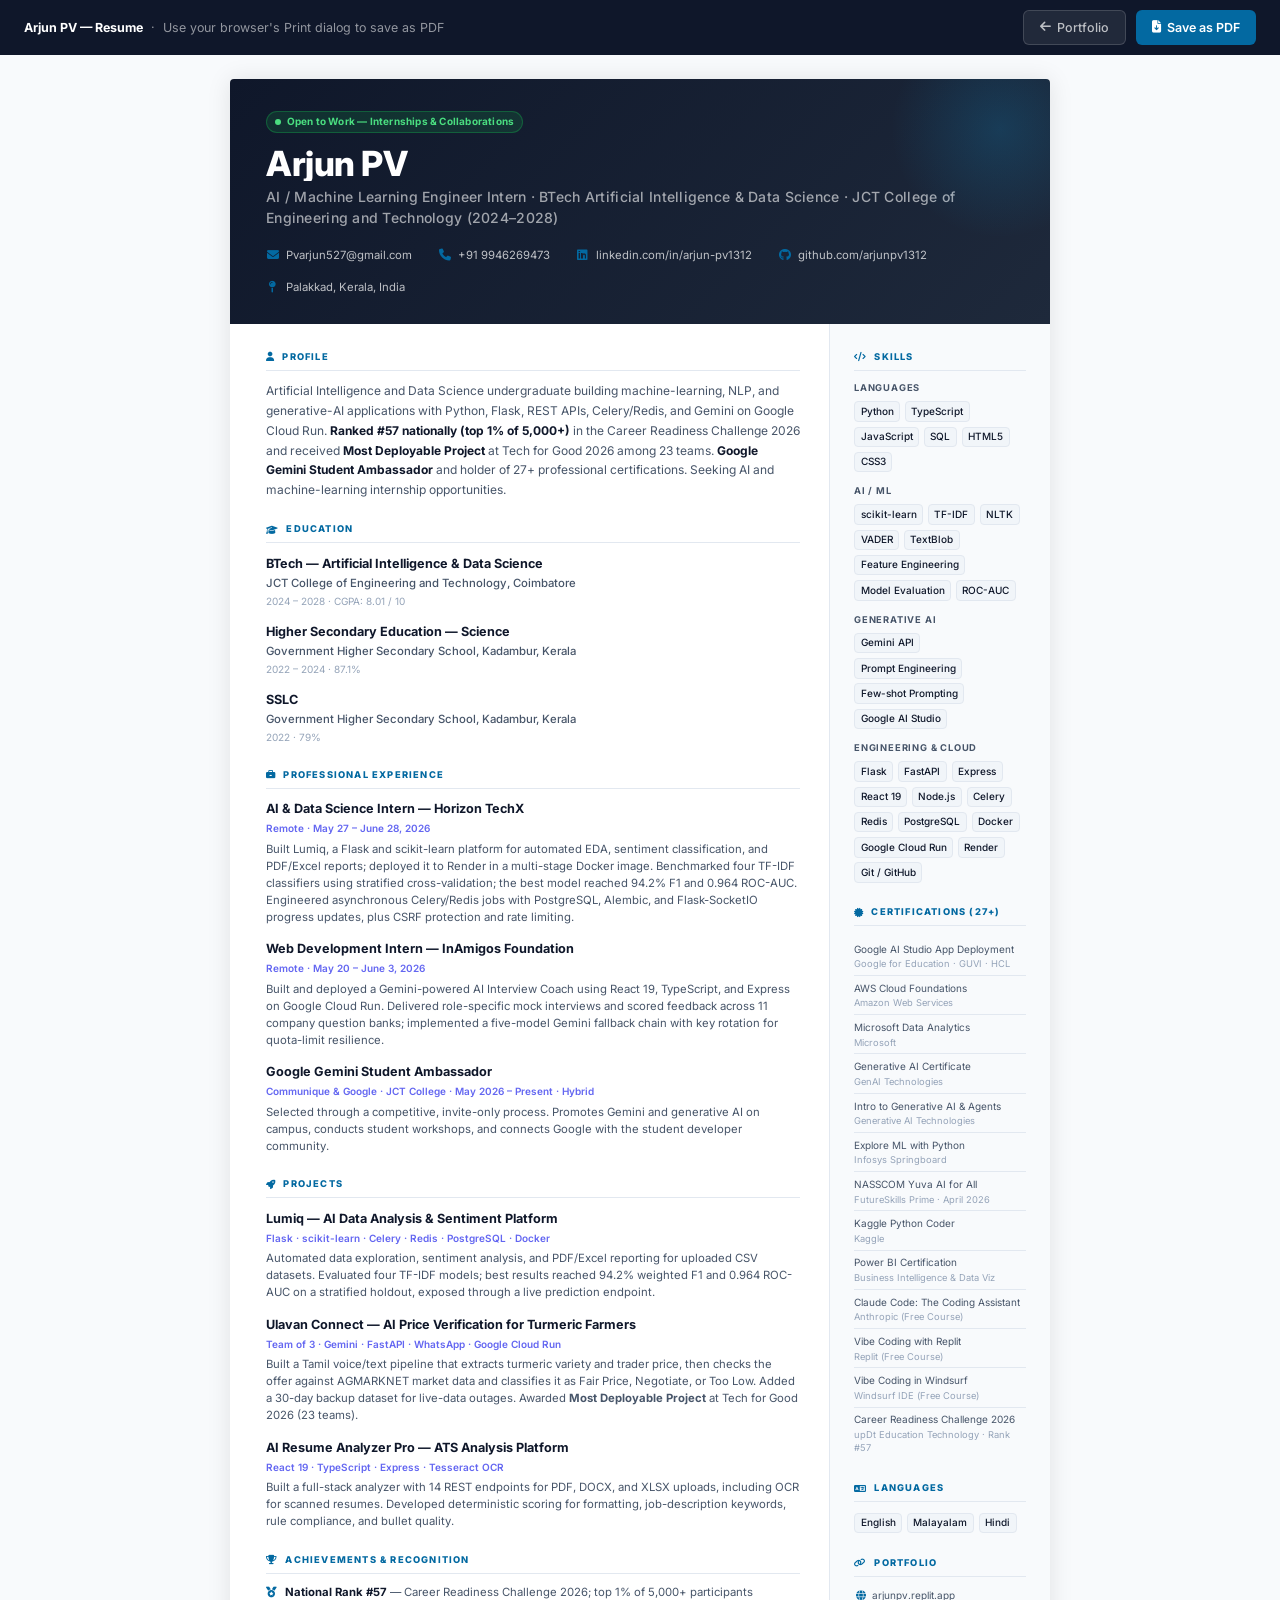
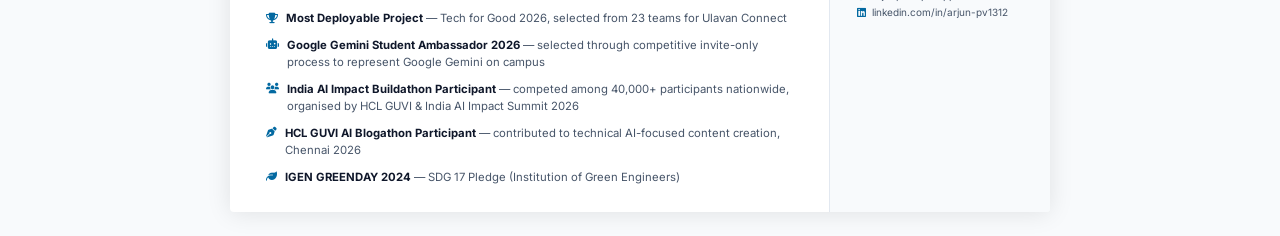
<file: templates/resume.html>
<!DOCTYPE html>
<html lang="en">
<head>
    <meta charset="UTF-8">
    <meta name="viewport" content="width=device-width, initial-scale=1.0">
    <title>Arjun PV — Resume</title>
    <meta name="robots" content="noindex">
    <link rel="icon" href="data:image/svg+xml,<svg xmlns='http://www.w3.org/2000/svg' viewBox='0 0 100 100'><defs><linearGradient id='g' x1='0' y1='0' x2='1' y2='1'><stop offset='0' stop-color='%2300d4ff'/><stop offset='1' stop-color='%238b5cf6'/></linearGradient></defs><rect width='100' height='100' rx='22' fill='%23080b14'/><text x='50' y='68' font-size='52' font-family='Arial Black,sans-serif' font-weight='900' fill='url(%23g)' text-anchor='middle'>A</text></svg>">
    <link rel="preconnect" href="https://fonts.googleapis.com">
    <link href="https://fonts.googleapis.com/css2?family=Inter:wght@300;400;500;600;700;800&display=swap" rel="stylesheet">
    <link rel="stylesheet" href="https://cdnjs.cloudflare.com/ajax/libs/font-awesome/6.4.0/css/all.min.css">
    <style>
        /* ── Reset ── */
        *, *::before, *::after { box-sizing: border-box; margin: 0; padding: 0; }

        :root {
            --ink:    #0f172a;
            --muted:  #475569;
            --light:  #94a3b8;
            --rule:   #e2e8f0;
            --accent: #0369a1; /* was #0ea5e9 — lifted to 5.93:1 AA on white */
            --accent2:#6366f1;
            --green:  #16a34a;
            --page-w: 820px;
        }

        body {
            font-family: 'Inter', sans-serif;
            font-size: 9.5pt;
            line-height: 1.55;
            color: var(--ink);
            background: #f8fafc;
        }

        /* ── Print button (screen only) ── */
        .print-bar {
            background: var(--ink);
            color: #fff;
            padding: 0.65rem 1.5rem;
            display: flex;
            align-items: center;
            justify-content: space-between;
            gap: 1rem;
            position: sticky;
            top: 0;
            z-index: 100;
        }
        .print-bar-left {
            font-size: 0.78rem;
            color: rgba(255,255,255,0.55);
        }
        .print-bar-left strong { color: #fff; }
        .print-bar-actions { display: flex; gap: 0.6rem; }
        .btn-print {
            background: var(--accent);
            color: #fff;
            border: none;
            border-radius: 6px;
            padding: 0.4rem 1rem;
            font-size: 0.78rem;
            font-weight: 600;
            cursor: pointer;
            display: flex;
            align-items: center;
            gap: 0.4rem;
            font-family: 'Inter', sans-serif;
            transition: opacity 0.2s;
        }
        .btn-print:hover { opacity: 0.85; }
        .btn-back {
            background: rgba(255,255,255,0.08);
            color: rgba(255,255,255,0.7);
            border: 1px solid rgba(255,255,255,0.15);
            border-radius: 6px;
            padding: 0.4rem 1rem;
            font-size: 0.78rem;
            font-weight: 500;
            cursor: pointer;
            text-decoration: none;
            display: flex;
            align-items: center;
            gap: 0.4rem;
            font-family: 'Inter', sans-serif;
        }
        .btn-back:hover { background: rgba(255,255,255,0.14); color: #fff; }

        /* ── Page ── */
        .page {
            max-width: var(--page-w);
            margin: 1.5rem auto;
            background: #fff;
            box-shadow: 0 1px 24px rgba(0,0,0,0.10);
            border-radius: 4px;
            overflow: hidden;
        }

        /* ── Header ── */
        .resume-header {
            background: linear-gradient(135deg, var(--ink) 0%, #1e293b 100%);
            color: #fff;
            padding: 2rem 2.25rem 1.75rem;
            position: relative;
            overflow: hidden;
        }
        .resume-header::before {
            content: '';
            position: absolute;
            top: -60px; right: -60px;
            width: 220px; height: 220px;
            border-radius: 50%;
            background: radial-gradient(circle, rgba(14,165,233,0.18) 0%, transparent 70%);
        }
        .header-name {
            font-size: 26pt;
            font-weight: 800;
            letter-spacing: -0.5px;
            line-height: 1;
            margin-bottom: 0.3rem;
            background: linear-gradient(90deg, #fff 60%, #7dd3fc);
            -webkit-background-clip: text;
            -webkit-text-fill-color: transparent;
            background-clip: text;
        }
        .header-title {
            font-size: 10.5pt;
            font-weight: 500;
            color: rgba(255,255,255,0.6);
            margin-bottom: 1.1rem;
            letter-spacing: 0.02em;
        }
        .header-contacts {
            display: flex;
            flex-wrap: wrap;
            gap: 0.9rem 1.6rem;
        }
        .header-contact-item {
            display: flex;
            align-items: center;
            gap: 0.4rem;
            font-size: 8.5pt;
            color: rgba(255,255,255,0.72);
            text-decoration: none;
        }
        .header-contact-item i {
            font-size: 9pt;
            color: var(--accent);
            width: 14px;
            text-align: center;
        }
        .header-contact-item:hover { color: #fff; }
        .otw-pill {
            display: inline-flex;
            align-items: center;
            gap: 0.35rem;
            background: rgba(22,163,74,0.18);
            border: 1px solid rgba(22,163,74,0.4);
            border-radius: 20px;
            padding: 0.2em 0.8em;
            font-size: 7.5pt;
            font-weight: 700;
            color: #4ade80;
            margin-bottom: 0.85rem;
            letter-spacing: 0.02em;
        }
        .otw-dot-small {
            width: 6px; height: 6px;
            border-radius: 50%;
            background: #4ade80;
            display: inline-block;
        }

        /* ── Body layout ── */
        .resume-body {
            display: grid;
            grid-template-columns: 1fr 220px;
            gap: 0;
        }

        /* ── Main column ── */
        .col-main {
            padding: 1.6rem 1.8rem 1.6rem 2.25rem;
            border-right: 1px solid var(--rule);
        }

        /* ── Sidebar ── */
        .col-side {
            padding: 1.6rem 1.5rem;
            background: #f8fafc;
        }

        /* ── Section ── */
        .section { margin-bottom: 1.4rem; }
        .section:last-child { margin-bottom: 0; }

        .section-title {
            font-size: 7pt;
            font-weight: 800;
            text-transform: uppercase;
            letter-spacing: 1.2px;
            color: var(--accent);
            margin-bottom: 0.65rem;
            padding-bottom: 0.35rem;
            border-bottom: 1.5px solid var(--rule);
            display: flex;
            align-items: center;
            gap: 0.45rem;
        }

        /* ── Education ── */
        .edu-item { margin-bottom: 0.75rem; }
        .edu-item:last-child { margin-bottom: 0; }
        .edu-degree {
            font-size: 9.5pt;
            font-weight: 700;
            color: var(--ink);
            margin-bottom: 0.1rem;
        }
        .edu-school {
            font-size: 8.5pt;
            color: var(--muted);
            font-weight: 500;
            margin-bottom: 0.1rem;
        }
        .edu-meta {
            font-size: 7.5pt;
            color: var(--light);
        }

        /* ── Projects ── */
        .project-item { margin-bottom: 0.85rem; }
        .project-item:last-child { margin-bottom: 0; }
        .project-name {
            font-size: 9.5pt;
            font-weight: 700;
            color: var(--ink);
            margin-bottom: 0.15rem;
        }
        .project-stack {
            font-size: 7.5pt;
            color: var(--accent2);
            font-weight: 600;
            margin-bottom: 0.25rem;
        }
        .project-desc {
            font-size: 8.5pt;
            color: var(--muted);
            line-height: 1.5;
        }

        /* ── Achievements ── */
        .achievement-item {
            display: flex;
            align-items: flex-start;
            gap: 0.5rem;
            margin-bottom: 0.55rem;
            font-size: 8.5pt;
            color: var(--muted);
        }
        .achievement-item:last-child { margin-bottom: 0; }
        .achievement-item i {
            font-size: 8pt;
            color: var(--accent);
            margin-top: 0.15rem;
            flex-shrink: 0;
        }
        .achievement-bold { font-weight: 700; color: var(--ink); }

        /* ── Skills ── */
        .skill-group { margin-bottom: 0.75rem; }
        .skill-group:last-child { margin-bottom: 0; }
        .skill-group-title {
            font-size: 7pt;
            font-weight: 700;
            text-transform: uppercase;
            letter-spacing: 0.8px;
            color: var(--muted);
            margin-bottom: 0.35rem;
        }
        .skill-chips {
            display: flex;
            flex-wrap: wrap;
            gap: 0.3rem;
        }
        .chip {
            background: #f1f5f9;
            border: 1px solid var(--rule);
            border-radius: 4px;
            padding: 0.15em 0.55em;
            font-size: 7.5pt;
            font-weight: 500;
            color: var(--ink);
        }

        /* ── Certifications (sidebar) ── */
        .cert-item {
            font-size: 7.5pt;
            color: var(--muted);
            padding: 0.3rem 0;
            border-bottom: 1px solid var(--rule);
            line-height: 1.4;
        }
        .cert-item:last-child { border-bottom: none; }
        .cert-issuer {
            font-size: 7pt;
            color: var(--light);
            display: block;
            margin-top: 0.1rem;
        }

        /* ── Summary ── */
        .summary-text {
            font-size: 9pt;
            color: var(--muted);
            line-height: 1.65;
        }
        .summary-text strong { color: var(--ink); }

        /* ── Print media ── */
        @media print {
            body { background: #fff; font-size: 9pt; }
            .print-bar { display: none !important; }
            .page {
                max-width: 100%;
                margin: 0;
                box-shadow: none;
                border-radius: 0;
            }
            a { color: inherit !important; text-decoration: none !important; }
            @page {
                margin: 0.4in 0.45in;
                size: A4 portrait;
            }
        }

        @media (max-width: 640px) {
            .resume-body { grid-template-columns: 1fr; }
            .col-main { border-right: none; border-bottom: 1px solid var(--rule); }
            .page { margin: 0; border-radius: 0; box-shadow: none; }
            .print-bar { flex-direction: column; align-items: flex-start; gap: 0.5rem; }
        }
    </style>
</head>
<body>

<!-- Print bar (screen only) -->
<div class="print-bar">
    <div class="print-bar-left">
        <strong>Arjun PV — Resume</strong> &nbsp;·&nbsp; Use your browser's Print dialog to save as PDF
    </div>
    <div class="print-bar-actions">
        <a href="/" class="btn-back"><i class="fas fa-arrow-left"></i> Portfolio</a>
        <button class="btn-print" onclick="window.print()">
            <i class="fas fa-file-arrow-down"></i> Save as PDF
        </button>
    </div>
</div>

<div class="page">

    <!-- ═══ HEADER ═══ -->
    <div class="resume-header">
        <div class="otw-pill">
            <span class="otw-dot-small"></span>
            Open to Work — Internships &amp; Collaborations
        </div>
        <div class="header-name">Arjun PV</div>
        <div class="header-title">AI / Machine Learning Engineer Intern · BTech Artificial Intelligence &amp; Data Science · JCT College of Engineering and Technology (2024–2028)</div>
        <div class="header-contacts">
            <a href="mailto:Pvarjun527@gmail.com" class="header-contact-item">
                <i class="fas fa-envelope"></i>Pvarjun527@gmail.com
            </a>
            <a href="tel:+919946269473" class="header-contact-item">
                <i class="fas fa-phone"></i>+91 9946269473
            </a>
            <a href="https://www.linkedin.com/in/arjun-pv1312" class="header-contact-item" target="_blank" rel="noopener noreferrer">
                <i class="fab fa-linkedin"></i>linkedin.com/in/arjun-pv1312
            </a>
            <a href="https://github.com/arjunpv1312" class="header-contact-item" target="_blank" rel="noopener noreferrer">
                <i class="fab fa-github"></i>github.com/arjunpv1312
            </a>
            <span class="header-contact-item">
                <i class="fas fa-map-pin"></i>Palakkad, Kerala, India
            </span>
        </div>
    </div>

    <!-- ═══ BODY ═══ -->
    <div class="resume-body">

        <!-- ── MAIN COLUMN ── -->
        <div class="col-main">

            <!-- Summary -->
            <div class="section">
                <div class="section-title"><i class="fas fa-user"></i> Profile</div>
                <p class="summary-text">
                    Artificial Intelligence and Data Science undergraduate building machine-learning, NLP, and generative-AI applications
                    with Python, Flask, REST APIs, Celery/Redis, and Gemini on Google Cloud Run.
                    <strong>Ranked #57 nationally (top 1% of 5,000+)</strong> in the Career Readiness Challenge 2026 and
                    received <strong>Most Deployable Project</strong> at Tech for Good 2026 among 23 teams.
                    <strong>Google Gemini Student Ambassador</strong> and holder of 27+ professional certifications.
                    Seeking AI and machine-learning internship opportunities.
                </p>
            </div>

            <!-- Education -->
            <div class="section">
                <div class="section-title"><i class="fas fa-graduation-cap"></i> Education</div>

                <div class="edu-item">
                    <div class="edu-degree">BTech — Artificial Intelligence &amp; Data Science</div>
                    <div class="edu-school">JCT College of Engineering and Technology, Coimbatore</div>
                    <div class="edu-meta">2024 – 2028 · CGPA: 8.01 / 10</div>
                </div>

                <div class="edu-item">
                    <div class="edu-degree">Higher Secondary Education — Science</div>
                    <div class="edu-school">Government Higher Secondary School, Kadambur, Kerala</div>
                    <div class="edu-meta">2022 – 2024 · 87.1%</div>
                </div>

                <div class="edu-item">
                    <div class="edu-degree">SSLC</div>
                    <div class="edu-school">Government Higher Secondary School, Kadambur, Kerala</div>
                    <div class="edu-meta">2022 · 79%</div>
                </div>
            </div>

            <!-- Professional Experience -->
            <div class="section">
                <div class="section-title"><i class="fas fa-briefcase"></i> Professional Experience</div>
                <div class="project-item">
                    <div class="project-name">AI &amp; Data Science Intern — Horizon TechX</div>
                    <div class="project-stack">Remote · May 27 – June 28, 2026</div>
                    <div class="project-desc">
                        Built Lumiq, a Flask and scikit-learn platform for automated EDA, sentiment classification, and PDF/Excel reports;
                        deployed it to Render in a multi-stage Docker image. Benchmarked four TF-IDF classifiers using stratified
                        cross-validation; the best model reached 94.2% F1 and 0.964 ROC-AUC. Engineered asynchronous Celery/Redis
                        jobs with PostgreSQL, Alembic, and Flask-SocketIO progress updates, plus CSRF protection and rate limiting.
                    </div>
                </div>
                <div class="project-item">
                    <div class="project-name">Web Development Intern — InAmigos Foundation</div>
                    <div class="project-stack">Remote · May 20 – June 3, 2026</div>
                    <div class="project-desc">
                        Built and deployed a Gemini-powered AI Interview Coach using React 19, TypeScript, and Express on Google Cloud Run.
                        Delivered role-specific mock interviews and scored feedback across 11 company question banks; implemented a
                        five-model Gemini fallback chain with key rotation for quota-limit resilience.
                    </div>
                </div>
                <div class="project-item">
                    <div class="project-name">Google Gemini Student Ambassador</div>
                    <div class="project-stack">Communique &amp; Google · JCT College · May 2026 – Present · Hybrid</div>
                    <div class="project-desc">
                        Selected through a competitive, invite-only process. Promotes Gemini and generative AI on campus, conducts
                        student workshops, and connects Google with the student developer community.
                    </div>
                </div>
            </div>

            <!-- Projects -->
            <div class="section">
                <div class="section-title"><i class="fas fa-rocket"></i> Projects</div>

                <div class="project-item">
                    <div class="project-name">Lumiq — AI Data Analysis &amp; Sentiment Platform</div>
                    <div class="project-stack">Flask · scikit-learn · Celery · Redis · PostgreSQL · Docker</div>
                    <div class="project-desc">
                        Automated data exploration, sentiment analysis, and PDF/Excel reporting for uploaded CSV datasets.
                        Evaluated four TF-IDF models; best results reached 94.2% weighted F1 and 0.964 ROC-AUC on a stratified holdout,
                        exposed through a live prediction endpoint.
                    </div>
                </div>

                <div class="project-item">
                    <div class="project-name">Ulavan Connect — AI Price Verification for Turmeric Farmers</div>
                    <div class="project-stack">Team of 3 · Gemini · FastAPI · WhatsApp · Google Cloud Run</div>
                    <div class="project-desc">
                        Built a Tamil voice/text pipeline that extracts turmeric variety and trader price, then checks the offer against
                        AGMARKNET market data and classifies it as Fair Price, Negotiate, or Too Low. Added a 30-day backup dataset for
                        live-data outages. Awarded <strong>Most Deployable Project</strong> at Tech for Good 2026 (23 teams).
                    </div>
                </div>

                <div class="project-item">
                    <div class="project-name">AI Resume Analyzer Pro — ATS Analysis Platform</div>
                    <div class="project-stack">React 19 · TypeScript · Express · Tesseract OCR</div>
                    <div class="project-desc">
                        Built a full-stack analyzer with 14 REST endpoints for PDF, DOCX, and XLSX uploads, including OCR for scanned
                        resumes. Developed deterministic scoring for formatting, job-description keywords, rule compliance, and bullet
                        quality.
                    </div>
                </div>
            </div>

            <!-- Achievements -->
            <div class="section">
                <div class="section-title"><i class="fas fa-trophy"></i> Achievements &amp; Recognition</div>

                <div class="achievement-item">
                    <i class="fas fa-medal"></i>
                    <span><span class="achievement-bold">National Rank #57</span> — Career Readiness Challenge 2026; top 1% of 5,000+ participants</span>
                </div>
                <div class="achievement-item">
                    <i class="fas fa-trophy"></i>
                    <span><span class="achievement-bold">Most Deployable Project</span> — Tech for Good 2026, selected from 23 teams for Ulavan Connect</span>
                </div>
                <div class="achievement-item">
                    <i class="fas fa-robot"></i>
                    <span><span class="achievement-bold">Google Gemini Student Ambassador 2026</span> — selected through competitive invite-only process to represent Google Gemini on campus</span>
                </div>
                <div class="achievement-item">
                    <i class="fas fa-users"></i>
                    <span><span class="achievement-bold">India AI Impact Buildathon Participant</span> — competed among 40,000+ participants nationwide, organised by HCL GUVI &amp; India AI Impact Summit 2026</span>
                </div>
                <div class="achievement-item">
                    <i class="fas fa-pen-nib"></i>
                    <span><span class="achievement-bold">HCL GUVI AI Blogathon Participant</span> — contributed to technical AI-focused content creation, Chennai 2026</span>
                </div>
                <div class="achievement-item">
                    <i class="fas fa-leaf"></i>
                    <span><span class="achievement-bold">IGEN GREENDAY 2024</span> — SDG 17 Pledge (Institution of Green Engineers)</span>
                </div>
            </div>

        </div>

        <!-- ── SIDEBAR ── -->
        <div class="col-side">

            <!-- Skills -->
            <div class="section">
                <div class="section-title"><i class="fas fa-code"></i> Skills</div>

                <div class="skill-group">
                    <div class="skill-group-title">Languages</div>
                    <div class="skill-chips">
                        <span class="chip">Python</span>
                        <span class="chip">TypeScript</span>
                        <span class="chip">JavaScript</span>
                        <span class="chip">SQL</span>
                        <span class="chip">HTML5</span>
                        <span class="chip">CSS3</span>
                    </div>
                </div>

                <div class="skill-group">
                    <div class="skill-group-title">AI / ML</div>
                    <div class="skill-chips">
                        <span class="chip">scikit-learn</span>
                        <span class="chip">TF-IDF</span>
                        <span class="chip">NLTK</span>
                        <span class="chip">VADER</span>
                        <span class="chip">TextBlob</span>
                        <span class="chip">Feature Engineering</span>
                        <span class="chip">Model Evaluation</span>
                        <span class="chip">ROC-AUC</span>
                    </div>
                </div>

                <div class="skill-group">
                    <div class="skill-group-title">Generative AI</div>
                    <div class="skill-chips">
                        <span class="chip">Gemini API</span>
                        <span class="chip">Prompt Engineering</span>
                        <span class="chip">Few-shot Prompting</span>
                        <span class="chip">Google AI Studio</span>
                    </div>
                </div>

                <div class="skill-group">
                    <div class="skill-group-title">Engineering &amp; Cloud</div>
                    <div class="skill-chips">
                        <span class="chip">Flask</span>
                        <span class="chip">FastAPI</span>
                        <span class="chip">Express</span>
                        <span class="chip">React 19</span>
                        <span class="chip">Node.js</span>
                        <span class="chip">Celery</span>
                        <span class="chip">Redis</span>
                        <span class="chip">PostgreSQL</span>
                        <span class="chip">Docker</span>
                        <span class="chip">Google Cloud Run</span>
                        <span class="chip">Render</span>
                        <span class="chip">Git / GitHub</span>
                    </div>
                </div>
            </div>

            <!-- Key Certifications -->
            <div class="section">
                <div class="section-title"><i class="fas fa-certificate"></i> Certifications (27+)</div>

                <div class="cert-item">
                    Google AI Studio App Deployment
                    <span class="cert-issuer">Google for Education · GUVI · HCL</span>
                </div>
                <div class="cert-item">
                    AWS Cloud Foundations
                    <span class="cert-issuer">Amazon Web Services</span>
                </div>
                <div class="cert-item">
                    Microsoft Data Analytics
                    <span class="cert-issuer">Microsoft</span>
                </div>
                <div class="cert-item">
                    Generative AI Certificate
                    <span class="cert-issuer">GenAI Technologies</span>
                </div>
                <div class="cert-item">
                    Intro to Generative AI &amp; Agents
                    <span class="cert-issuer">Generative AI Technologies</span>
                </div>
                <div class="cert-item">
                    Explore ML with Python
                    <span class="cert-issuer">Infosys Springboard</span>
                </div>
                <div class="cert-item">
                    NASSCOM Yuva AI for All
                    <span class="cert-issuer">FutureSkills Prime · April 2026</span>
                </div>
                <div class="cert-item">
                    Kaggle Python Coder
                    <span class="cert-issuer">Kaggle</span>
                </div>
                <div class="cert-item">
                    Power BI Certification
                    <span class="cert-issuer">Business Intelligence &amp; Data Viz</span>
                </div>
                <div class="cert-item">
                    Claude Code: The Coding Assistant
                    <span class="cert-issuer">Anthropic (Free Course)</span>
                </div>
                <div class="cert-item">
                    Vibe Coding with Replit
                    <span class="cert-issuer">Replit (Free Course)</span>
                </div>
                <div class="cert-item">
                    Vibe Coding in Windsurf
                    <span class="cert-issuer">Windsurf IDE (Free Course)</span>
                </div>
                <div class="cert-item">
                    Career Readiness Challenge 2026
                    <span class="cert-issuer">upDt Education Technology · Rank #57</span>
                </div>
            </div>

            <!-- Languages -->
            <div class="section">
                <div class="section-title"><i class="fas fa-language"></i> Languages</div>
                <div class="skill-chips">
                    <span class="chip">English</span>
                    <span class="chip">Malayalam</span>
                    <span class="chip">Hindi</span>
                </div>
            </div>

            <!-- Contact quick ref -->
            <div class="section" style="margin-top:auto;">
                <div class="section-title"><i class="fas fa-link"></i> Portfolio</div>
                <div style="font-size:7.5pt;color:var(--muted);line-height:1.7;">
                    <div><i class="fas fa-globe" style="color:var(--accent);width:14px;text-align:center;margin-right:4px;"></i>arjunpv.replit.app</div>
                    <div><i class="fab fa-linkedin" style="color:var(--accent);width:14px;text-align:center;margin-right:4px;"></i>linkedin.com/in/arjun-pv1312</div>
                </div>
            </div>

        </div>
    </div><!-- /resume-body -->

</div><!-- /page -->

</body>
</html>
</file>
